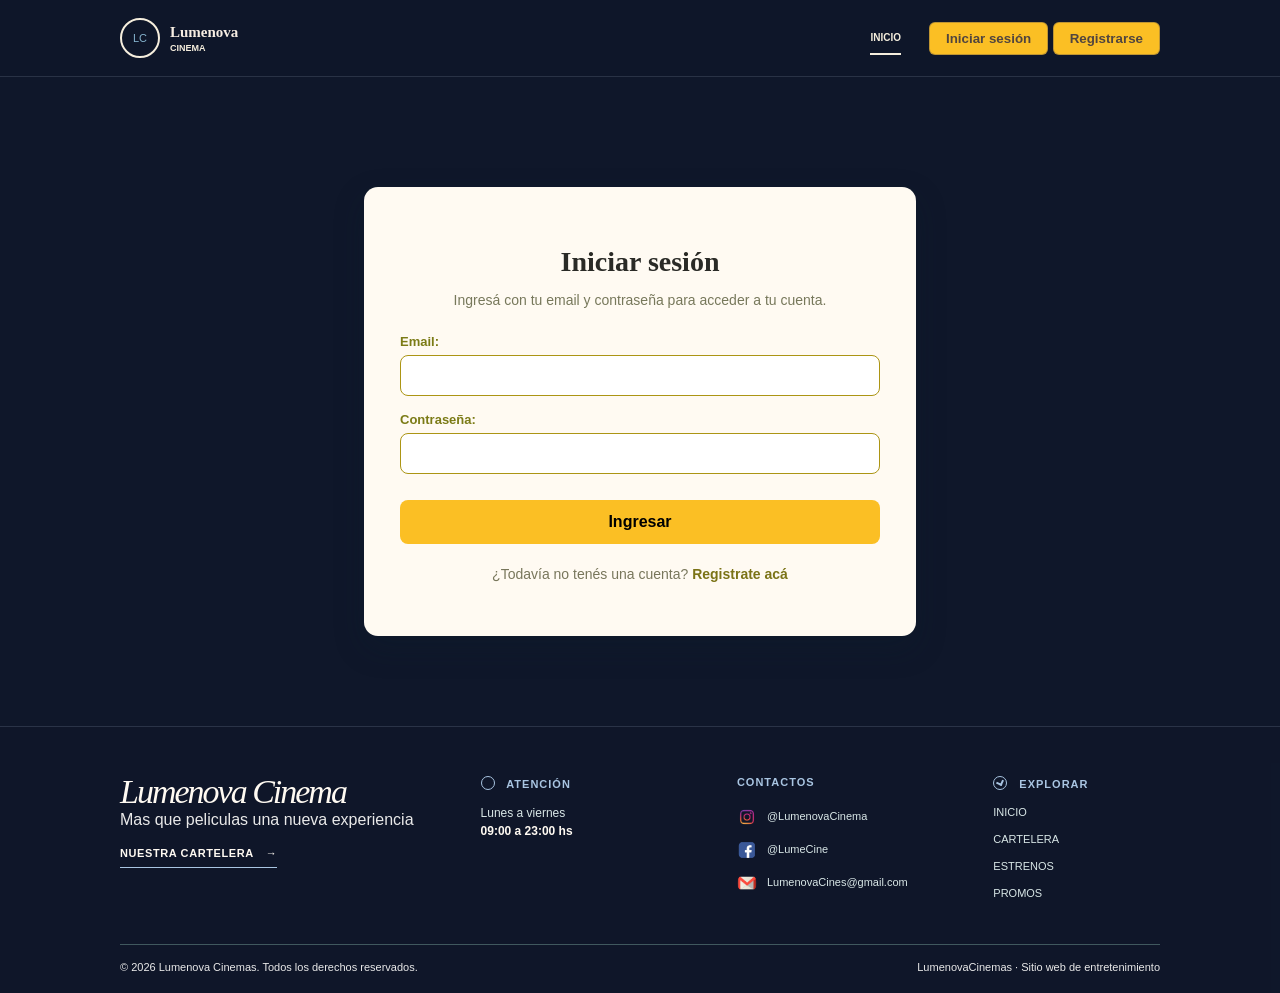
<file: frontend/html/login.html>
<!DOCTYPE html>
<html lang="es">
<head>
    <meta charset="UTF-8">
    <meta name="viewport" content="width=device-width, initial-scale=1.0">
    <link rel="stylesheet" href="../css/style.css?v=202610091810">
    <link rel="stylesheet" href="../css/sesion.css?v=202610061625">
    <link rel="stylesheet" href="../css/perfil.css?v=202610061625">
    <title>Lumenova Cinema</title>
    <link rel="icon" type="image/png" href="../img/logo/lumenova.png">
</head>
<body>
    <header>
        <div class="site-header">
            <a class="brand" href="../../backend/index.php" aria-label="Lumenova Cinema, inicio">
                <span class="brand-mark" aria-hidden="true">LC</span>
                <span class="brand-text">Lumenova<small>CINEMA</small></span>
            </a>
            <button class="nav-toggle" type="button" aria-label="Abrir menú" aria-expanded="false" aria-controls="main-nav">
                <span></span>
                <span></span>
                <span></span>
            </button>
            <nav class="main-nav" id="main-nav" aria-label="Navegacion principal">
                <a class="current" href="../../backend/index.php">Inicio</a>
            <div class="botones-cuenta">
                <button type="button" onclick="location.href='login.html'">Iniciar sesión</button>
                <button type="button" onclick="location.href='registro.html'">Registrarse</button>
            </div>
        </nav>
    </header>

    <main class="sesion-main">
        <div class="sesion-card">
            <h1>Iniciar sesión</h1>
            <p class="sesion-subtitulo">Ingresá con tu email y contraseña para acceder a tu cuenta.</p>

            <div id="sesion-error" class="sesion-error"></div>

            <form class="sesion-form" action="../../backend/login.php" method="POST">
                <label for="email">Email:</label>
                <input type="email" id="email" name="email" required autocomplete="email">

                <label for="password">Contraseña:</label>
                <input type="password" id="password" name="password" required autocomplete="current-password">

                <button type="submit" class="sesion-enviar">Ingresar</button>
            </form>

            <p class="sesion-cambio">¿Todavía no tenés una cuenta? <a href="registro.html">Registrate acá</a></p>
        </div>
    </main>

        <hr>
    <footer class="site-footer">
        <div class="footer-content">
            <div class="footer-brand">
                <a class="footer-logo" href="../../backend/index.php">Lumenova Cinema</a>
                <span>Mas que peliculas una nueva experiencia</span>
                <a class="footer-action" href="../../backend/index.php#cartelera">Nuestra Cartelera<span aria-hidden="true">→</span></a>
                
            </div>
            <div class="footer-column">
                <h2><span class="footer-heading-icon icon-clock" aria-hidden="true"></span> Atención</h2>
                <p>Lunes a viernes<br><strong>09:00 a 23:00 hs</strong></p>
            </div>
            <div class="footer-column">
                <h2><span class="fa fa-user-circle-o" aria-hidden="true"></span> Contactos</h2>
                <div class="footer-socials">
                    <a href="" target="_blank" rel="noopener noreferrer" aria-label="Instagram"><img src="../img/logos/Instagram.png" alt=""><span>@LumenovaCinema</span></a>
                    <a href="" target="_blank" rel="noopener noreferrer" aria-label="Facebook"><img src="../img/logos/facebook.png" alt=""><span>@LumeCine</span></a>
                    <a href="" target="_blank" rel="noopener noreferrer" aria-label="Mail"><img src="../img/logos/Gmail.png" alt=""><span>LumenovaCines@gmail.com</span></a>

                </div>
            </div>
            <div class="footer-column footer-links">
                <h2><span class="footer-heading-icon icon-explore" aria-hidden="true"></span> Explorar</h2>
                <a href="../../backend/index.php">Inicio</a>
                <a href="../../backend/index.php#cartelera">Cartelera</a>
                <a href="../../backend/index.php#estrenos">Estrenos</a>
                <a href="promociones.html">Promos</a>
            </div>
        </div>
        <div class="footer-bottom">
            <span>© 2026 Lumenova Cinemas. Todos los derechos reservados.</span>
            <span>LumenovaCinemas · Sitio web de entretenimiento</span>
        </div>
    </footer>

        <script>
        // Si el backend redirige con un mensaje de error, lo mostramos acá.
        const params = new URLSearchParams(window.location.search);
        const error = params.get('error');
        if (error) {
            const box = document.getElementById('sesion-error');
            box.textContent = error;
            box.classList.add('visible');
        }

        const peliculaRegreso = params.get('pelicula');
        if (peliculaRegreso && /^[a-z0-9-]+$/.test(peliculaRegreso)) {
            const campoPelicula = document.createElement('input');
            campoPelicula.type = 'hidden';
            campoPelicula.name = 'volver_a_pelicula';
            campoPelicula.value = peliculaRegreso;
            document.querySelector('.sesion-form').append(campoPelicula);

            const funcionRegreso = params.get('funcion');
            if (funcionRegreso && /^[1-9][0-9]*$/.test(funcionRegreso)) {
                const campoFuncion = document.createElement('input');
                campoFuncion.type = 'hidden';
                campoFuncion.name = 'volver_a_funcion';
                campoFuncion.value = funcionRegreso;
                document.querySelector('.sesion-form').append(campoFuncion);
            }
        }
    </script>
    <script src="../js/script.js?v=202610061625"></script>
</body>
</html>
</file>
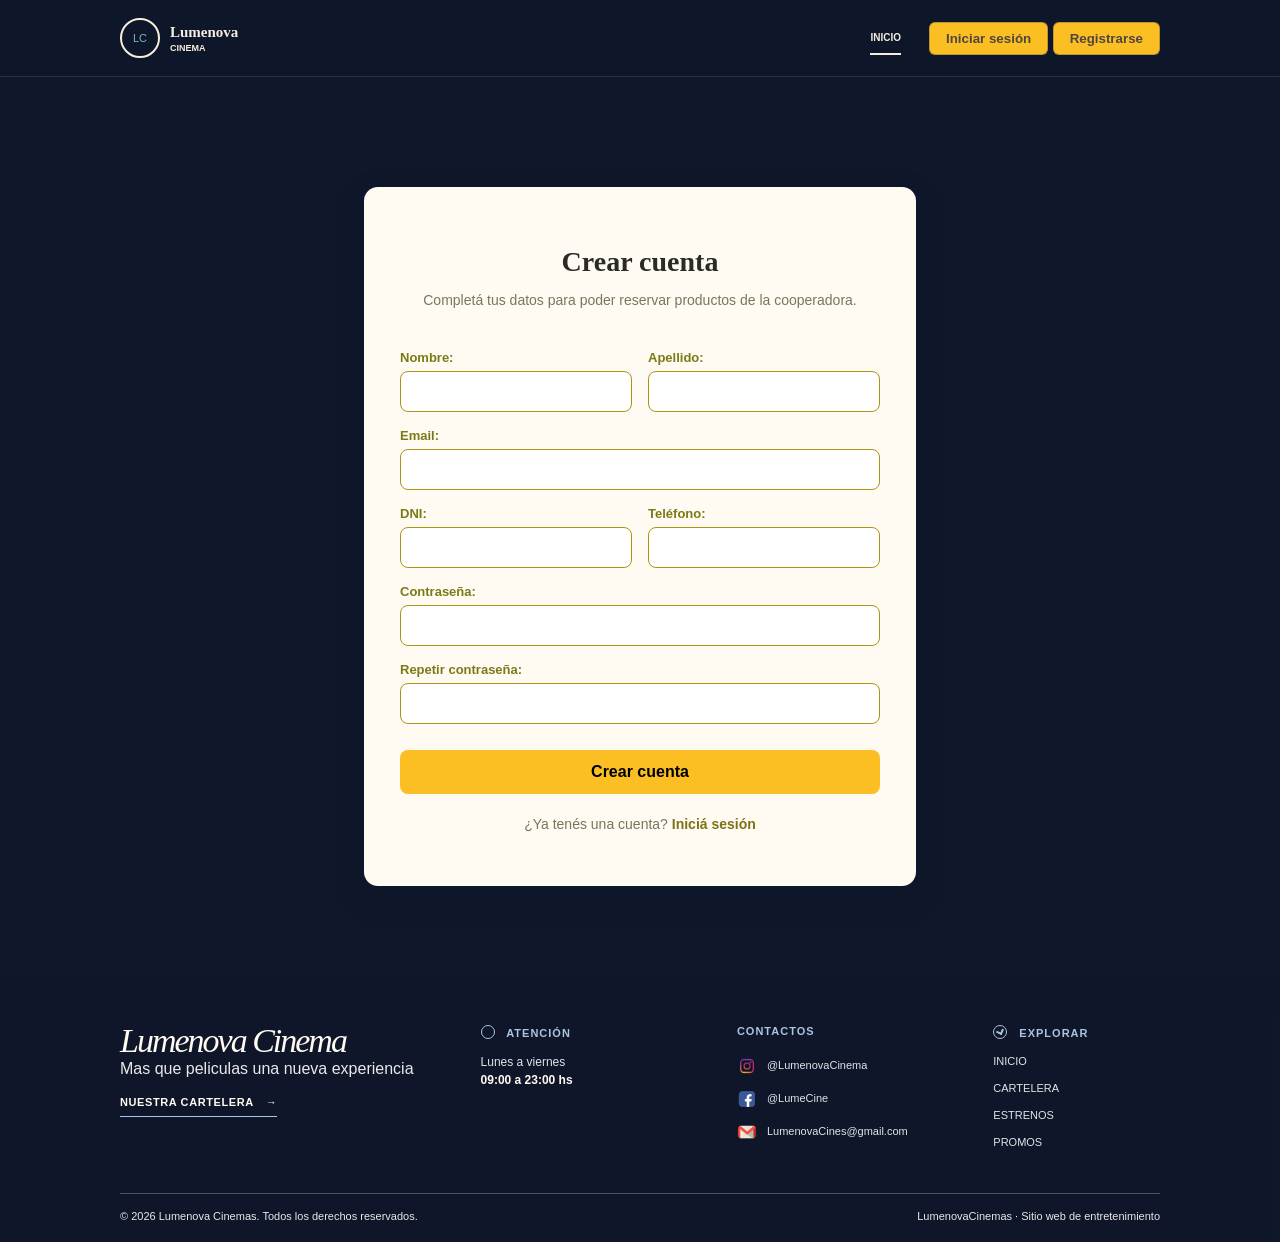
<file: frontend/html/registro.html>
<!DOCTYPE html>
<html lang="es">
<head>
    <meta charset="UTF-8">
    <meta name="viewport" content="width=device-width, initial-scale=1.0">
    <link rel="stylesheet" href="../css/style.css?v=202610091810">
    <link rel="stylesheet" href="../css/sesion.css?v=202610061625">
    <link rel="stylesheet" href="../css/perfil.css?v=202610061625">
    <title>Lumenova Cinema</title>
    <link rel="icon" type="image/png" href="../img/logo/lumenova.png">
</head>
<body>
    <header>
        <div class="site-header">
            <a class="brand" href="../../backend/index.php" aria-label="Lumenova Cinema, inicio">
                <span class="brand-mark" aria-hidden="true">LC</span>
                <span class="brand-text">Lumenova<small>CINEMA</small></span>
            </a>
            <button class="nav-toggle" type="button" aria-label="Abrir menú" aria-expanded="false" aria-controls="main-nav">
                <span></span>
                <span></span>
                <span></span>
            </button>
            <nav class="main-nav" id="main-nav" aria-label="Navegacion principal">
                <a class="current" href="../../backend/index.php">Inicio</a>
            <div class="botones-cuenta">
                <button type="button" onclick="location.href='login.html'">Iniciar sesión</button>
                <button type="button" onclick="location.href='registro.html'">Registrarse</button>
            </div>
        </nav>
    </header>

    <main class="sesion-main">
        <div class="sesion-card">
            <h1>Crear cuenta</h1>
            <p class="sesion-subtitulo">Completá tus datos para poder reservar productos de la cooperadora.</p>

            <div id="sesion-error" class="sesion-error"></div>

            <form class="sesion-form" action="../../backend/procesar.php" method="POST">
                <div class="sesion-fila">
                    <div>
                        <label for="nombre">Nombre:</label>
                        <input type="text" id="nombre" name="nombre" required autocomplete="given-name">
                    </div>
                    <div>
                        <label for="apellido">Apellido:</label>
                        <input type="text" id="apellido" name="apellido" required autocomplete="family-name">
                    </div>
                </div>

                <label for="email">Email:</label>
                <input type="email" id="email" name="email" required autocomplete="email">

                <div class="sesion-fila">
                    <div>
                        <label for="dni">DNI:</label>
                        <input type="text" id="dni" name="dni" required autocomplete="off" inputmode="numeric">
                    </div>
                    <div>
                        <label for="telefono">Teléfono:</label>
                        <input type="tel" id="telefono" name="telefono" required autocomplete="tel">
                    </div>
                </div>

                <label for="password">Contraseña:</label>
                <input type="password" id="password" name="password" required minlength="6" autocomplete="new-password">

                <label for="password2">Repetir contraseña:</label>
                <input type="password" id="password2" name="password2" required minlength="6" autocomplete="new-password">

                <button type="submit" class="sesion-enviar">Crear cuenta</button>
            </form>

            <p class="sesion-cambio">¿Ya tenés una cuenta? <a href="login.html">Iniciá sesión</a></p>
        </div>
    </main>

    <footer class="site-footer">
        <div class="footer-content">
            <div class="footer-brand">
                <a class="footer-logo" href="../../backend/index.php">Lumenova Cinema</a>
                <span>Mas que peliculas una nueva experiencia</span>
                <a class="footer-action" href="../../backend/index.php#cartelera">Nuestra Cartelera<span aria-hidden="true">→</span></a>
                
            </div>
            <div class="footer-column">
                <h2><span class="footer-heading-icon icon-clock" aria-hidden="true"></span> Atención</h2>
                <p>Lunes a viernes<br><strong>09:00 a 23:00 hs</strong></p>
            </div>
            <div class="footer-column">
                <h2><span class="fa fa-user-circle-o" aria-hidden="true"></span> Contactos</h2>
                <div class="footer-socials">
                    <a href="" target="_blank" rel="noopener noreferrer" aria-label="Instagram"><img src="../img/logos/Instagram.png" alt=""><span>@LumenovaCinema</span></a>
                    <a href="" target="_blank" rel="noopener noreferrer" aria-label="Facebook"><img src="../img/logos/facebook.png" alt=""><span>@LumeCine</span></a>
                    <a href="" target="_blank" rel="noopener noreferrer" aria-label="Mail"><img src="../img/logos/Gmail.png" alt=""><span>LumenovaCines@gmail.com</span></a>

                </div>
            </div>
            <div class="footer-column footer-links">
                <h2><span class="footer-heading-icon icon-explore" aria-hidden="true"></span> Explorar</h2>
                <a href="../../backend/index.php">Inicio</a>
                <a href="../../backend/index.php#cartelera">Cartelera</a>
                <a href="../../backend/index.php#estrenos">Estrenos</a>
                <a href="promociones.html">Promos</a>
            </div>
        </div>
        <div class="footer-bottom">
            <span>© 2026 Lumenova Cinemas. Todos los derechos reservados.</span>
            <span>LumenovaCinemas · Sitio web de entretenimiento</span>
        </div>
    </footer>
    <script>
        const params = new URLSearchParams(window.location.search);
        const error = params.get('error');
        const errorBox = document.getElementById('sesion-error');

        if (error) {
            errorBox.textContent = error;
            errorBox.classList.add('visible');
        }

        const password = document.getElementById('password');
        const password2 = document.getElementById('password2');
        const passwordMismatch = 'Las contraseñas no coinciden.';

        function validatePasswords() {
            password2.setCustomValidity(
                password2.value && password.value !== password2.value
                    ? passwordMismatch
                    : ''
            );
        }

        password.addEventListener('input', validatePasswords);
        password2.addEventListener('input', validatePasswords);
        password2.addEventListener('invalid', () => {
            if (password2.validity.customError) {
                errorBox.textContent = passwordMismatch;
                errorBox.classList.add('visible');
            }
        });
        password2.addEventListener('input', () => {
            if (password2.validity.valid && errorBox.textContent === passwordMismatch) {
                errorBox.textContent = '';
                errorBox.classList.remove('visible');
            }
        });
    </script>
    <script src="../js/script.js?v=202610061625"></script>
</body>
</html>
</file>
<file: frontend/css/style.css>
html {
    scroll-behavior: smooth;
}

body {
    margin: 0;
    font-family: Arial, sans-serif;
    background: #0f172a;
    color: #f8fafc;
}

header {
    position: sticky;
    top: 0;
    z-index: 50;
    background: rgba(15, 23, 42, 0.95);
    backdrop-filter: blur(6px);
    border-bottom: 1px solid rgba(148, 163, 184, 0.2);
}

#nav a:hover {
    color: #fbbf24;
}

button{
    background-color: #fbbf24;
    color: #1f2147c6;
    border: none;
    padding: 0.5rem 1rem;
    border-radius: 6px;
    cursor: pointer;
    font-weight: 600;
    transition: background-color 0.2s ease, transform 0.2s ease;
    border: 1px solid rgba(97, 83, 74, 0.39);
}

button:hover {
    background-color: #f59e0b;
    transform: scale(1.05);
}


.site-header {
    align-items: center;
    display: flex;
    justify-content: space-between;
    margin: 0 auto;
    max-width: 1040px;
    padding: 18px 28px;
}

.nav-toggle {
    align-items: center;
    color: #172033;
    display: none;
    flex: 0 0 44px;
    flex-direction: column;
    gap: 5px;
    height: 40px;
    justify-content: center;
    padding: 8px;
    width: 44px;
    z-index: 61;
}

.nav-toggle:focus-visible {
    outline: 2px solid #f5eedd;
    outline-offset: 3px;
}

.nav-toggle span {
    background: currentColor;
    border-radius: 2px;
    display: block;
    height: 2px;
    transition: transform 0.2s ease, opacity 0.2s ease;
    width: 22px;
}

.brand {
    align-items: center;
    color: #f7eee3;
    display: flex;
    gap: 10px;
    text-decoration: none;
}

.brand-mark {
    align-items: center;
    border: 2px solid #f5eedd;
    border-radius: 50%;
    color: #84b3ce;
    display: flex;
    font-size: 11px;
    height: 36px;
    justify-content: center;
    width: 36px;
}

.brand-text {
    font-family: Georgia, serif;
    font-size: 15px;
    font-weight: bold;
}

.brand-text small {
    color: #f5eedd;
    display: block;
    font-family: Arial, sans-serif;
    font-size: 9px;
    margin-top: 2px;
}

.main-nav {
    display: flex;
    gap: 28px;
}

.main-nav a {
    color: #c8d9e6;
    font-size: 10px;
    font-weight: bold;
    text-decoration: none;
    text-transform: uppercase;
    align-items: center;
    display: flex;
}

.main-nav a:hover,.main-nav a.current {
    border-bottom: 2px solid #f5eedd;
    color: #f5eedd;
}

@media (min-width: 901px) {
    .site-header > .main-nav {
        margin-left: auto;
    }

    .site-header > .profile-menu {
        margin-left: 28px;
    }
}


main {
    width: min(1100px, calc(100% - 2rem));
    margin: 0 auto;
    padding-bottom: 3rem;
}



.seccion-cartelera {
    padding-top: 1rem;
}

.carrusel-contenedor {
    position: relative;
    max-width: 900px;
    margin: 0 auto;
    border-radius: 18px;
    overflow: hidden;
    box-shadow: 0 20px 35px rgba(15, 23, 42, 0.45);
    background: #111827;
}

.carrusel-imagenes {
    position: relative;
    width: 100%;
    height: 420px;
}

.carrusel-slide {
    position: absolute;
    inset: 0;
    width: 100%;
    height: 100%;
    object-fit: cover;
    opacity: 0;
    visibility: hidden;
    transition: opacity 0.5s ease, visibility 0.5s ease;
}

.carrusel-slide.activa {
    opacity: 1;
    visibility: visible;
}

.carrusel-btn {
    position: absolute;
    top: 50%;
    transform: translateY(-50%);
    border: none;
    border-radius: 50%;
    min-width: 44px;
    min-height: 44px;
    padding: 0;
    display: flex;
    align-items: center;
    justify-content: center;
    background-color: rgba(15, 23, 42, 0.6);
    color: white;
    font-size: 1.3rem;
    line-height: 1;
    cursor: pointer;
    z-index: 10;
    transition: background-color 0.2s ease, transform 0.2s ease;
    box-shadow: 0 4px 10px rgba(15, 23, 42, 0.35);
}

.carrusel-btn:hover {
    background-color: rgba(15, 23, 42, 0.85);
    transform: translateY(-50%) scale(1.05);
}

.anterior {
    left: 16px;
}

.siguiente {
    right: 16px;
}

.carrusel-puntos {
    position: absolute;
    left: 50%;
    bottom: 15px;
    display: flex;
    gap: 0.5rem;
    transform: translateX(-50%);
    z-index: 15;
}

.carrusel-punto {
    min-width: 12px;
    min-height: 12px;
    border: none;
    border-radius: 50%;
    padding: 0;
    background: rgba(255, 255, 255, 0.65);
    cursor: pointer;
    transition: background 0.2s ease, transform 0.2s ease;
}

.carrusel-punto.activo {
    background: #fbbf24;
    transform: scale(1.15);
}

.peliculas-container {
    max-width: 1100px;
    margin: 2.5rem auto 0;
    padding: 0 0.5rem;
}

.peliculas-container h2 {
    margin: 0 0 1.25rem;
    text-align: center;
    font-size: clamp(1.8rem, 3vw, 2.5rem);
}

.peliculas-grid {
    display: grid;
    grid-auto-rows: 1fr;
    grid-template-columns: repeat(4, minmax(0, 1fr));
    gap: 1.25rem;
}

.peliculas-extra {
    display: none;
    margin-top: 1.25rem;
}

.peliculas-extra.visible {
    display: grid;
}

.pelicula-card {
    background: #172b43;
    border: 1px solid rgba(96, 165, 250, 0.24);
    border-radius: 15px;
    color: inherit;
    display: flex;
    flex-direction: column;
    overflow: hidden;
    text-decoration: none;
    transition: transform 0.2s ease, box-shadow 0.2s ease, border-color 0.2s ease;
}

.pelicula-card:hover,
.pelicula-card:focus-visible {
    border-color: #60a5fa;
    transform: translateY(-4px);
    box-shadow: 0 14px 24px rgba(15, 23, 42, 0.35);
}

.pelicula-card:focus-visible {
    outline: 2px solid #60a5fa;
    outline-offset: 3px;
}

.pelicula-card img {
    display: block;
    width: 100%;
    aspect-ratio: 2 / 3;
    object-fit: cover;
    background: #0b2944;
}

.pelicula-info {
    box-sizing: border-box;
    flex: 1;
    min-height: 130px;
    padding: 1rem 1.1rem 1.15rem;
}

.pelicula-info h3 {
    margin: 0 0 0.85rem;
    color: #f8fafc;
    font-size: clamp(1rem, 1.3vw, 1.2rem);
    font-stretch: condensed;
    font-weight: 800;
    line-height: 1.15;
    min-height: 2.3em;
    overflow: hidden;
    text-transform: uppercase;
    display: -webkit-box;
    -webkit-box-orient: vertical;
    -webkit-line-clamp: 2;
}

.pelicula-info p {
    margin: 0;
    color: #cbd5e1;
    font-size: 0.85rem;
    letter-spacing: 0.03em;
    line-height: 1.4;
    min-height: 2.8em;
}

.btn {
    background-color: #755f06;
    color: white;
    border: none;
    padding: 10px 20px;
    cursor: pointer;
    border-radius: 5px;
    font-size: 16px;
}

.btn:hover {
    background-color: #1f65af;
    transform: translateY(-1px);
}
.content {
    max-height: 2000px;
    overflow: hidden;
    transition: max-height 0.3s ease-out, opacity 0.3s ease-out;
    opacity: 1;
    margin-top: 10px;
}

.content.oculto {
    max-height: 0;
    opacity: 0;
}

.expand-container {
    margin: 1.5rem auto 0;
    display: grid;
    place-items: center;
}

.btn-toggle {
    background-color: #fbbf24;
    color: #1f2147c6;
    border: 1px solid rgba(97, 83, 74, 0.39);
    border-radius: 6px;
    cursor: pointer;
    font-weight: 600;
    padding: 0.6rem 1.2rem;
    transition: background-color 0.2s ease, transform 0.2s ease;
}

.btn-toggle:hover {
    background-color: #f59e0b;
    transform: scale(1.02);
}


/*SECCION FOOTER*/
.site-footer {
    background: rgba(15, 23, 42, 0.95);
    color: #e9e9e9;
    margin-left: calc(50% - 50vw);
    padding: 46px 24px 18px;
    width: 100vw;
    box-sizing: border-box;
}

.footer-content {
	display: grid;
	gap: clamp(22px, 4vw, 48px);
	grid-template-columns: 1.5fr 1fr 1fr .8fr;
	margin: 0 auto;
	max-width: 1040px;
	padding-bottom: 42px;
	width: min(1040px, calc(100% - 32px));
}

.footer-logo {
	color: #fffaf2;
	display: block;
	font-family: Georgia, serif;
	font-size: clamp(26px, 3vw, 34px);
	font-style: italic;
	letter-spacing: -2px;
	text-decoration: none;
}

.footer-action {
	border-bottom: 1px solid #a9c5e2;
	color: #fffaf2;
	display: inline-flex;
	font-size: 11px;
	font-weight: bold;
	gap: 12px;
	letter-spacing: .6px;
	margin-top: 18px;
	padding-bottom: 8px;
	text-decoration: none;
	text-transform: uppercase;
}


.footer-column h2 {
	background: none;
	color: #a9c5e2;
	font-family: Arial, sans-serif;
	font-size: 11px;
	font-weight: bold;
	letter-spacing: 1px;
	margin: 3px 0 14px;
	padding: 0;
	text-align: left;
	text-transform: uppercase;
}

.footer-heading-icon {
	color: #a9c5e2;
	display: inline-block;
	height: 12px;
	margin-right: 8px;
	position: relative;
	vertical-align: -2px;
	width: 12px;
}

.icon-clock {
	border: 1.5px solid #a9c5e2;
	border-radius: 50%;
}

.icon-clock::before, .icon-clock::after {
	background: #a9c5e2;
	height: 1px;
	left: 5px;
	position: absolute;
	top: 5px;
	transform-origin: left center;
	width: 4px;
}

.icon-clock::after {
	transform: rotate(275deg);
	width: 3px;
}

.icon-contact {
	border: 1.5px solid #a9c5e2;
	border-radius: 1px;
}

.icon-contact::before {
	background: #a9c5e2;
	border-radius: 50%;
	height: 3px;
	left: 2px;
	position: absolute;
	top: 2px;
	width: 3px;
}

.icon-contact::after {
	background: #a9c5e2;
	height: 1px;
	left: 6px;
	position: absolute;
	top: 3px;
	width: 4px;
}

.icon-explore {
	border: 1.5px solid #a9c5e2;
	border-radius: 50%;
}

.icon-explore::before {
	border-bottom: 2px solid #a9c5e2;
	border-right: 2px solid #a9c5e2;
	content: "";
	height: 4px;
	left: 3px;
	position: absolute;
	top: 2px;
	transform: rotate(25deg);
	width: 4px;
}

.footer-column p, .footer-column a {
	color: #d9e7e7;
	display: block;
	font-size: 12px;
	line-height: 1.55;
	margin-bottom: 16px;
	text-decoration: none;
}

.footer-column p:last-child, .footer-column a:last-child {
	margin-bottom: 0;
}

.footer-column a:hover, .footer-links a:hover {
	color: #a9e2ce;
}

.footer-column strong {
	color: #fffaf2;
}

.footer-links a {
	font-size: 11px;
	margin-bottom: 10px;
	text-transform: uppercase;
}

.footer-socials {
	display: flex;
	align-items: flex-start;
	flex-direction: column;
	gap: 7px;
	margin-top: 16px;
}

.footer-socials a {
	align-items: center;
	background: transparent;
	border: 0;
	border-radius: 4px;
	display: flex;
	gap: 10px;
	height: auto;
	justify-content: flex-start;
	margin: 0;
	padding: 3px 6px 3px 0;
	transition: background .2s ease, color .2s ease, transform .2s ease;
	width: auto;
}

.footer-socials a:hover, .footer-socials a:focus-visible {
	color: #fffaf2;
	transform: translateY(-3px);
}

.footer-socials img {
	border-radius: 50%;
	height: 20px;
	object-fit: cover;
	width: 20px;
}

.footer-socials span {
	color: #d9e7e7;
	font-size: 11px;
	line-height: 1;
}

.footer-bottom {
	align-items: center;
	border-top: 1px solid rgba(169, 226, 206, .32);
	display: flex;
	font-size: 11px;
	gap: 20px;
	justify-content: space-between;
	line-height: 1.5;
	margin: 0 auto;
	max-width: 1040px;
	padding-top: 14px;
	width: min(1040px, calc(100% - 32px));
}

.footer-bottom span {
	display: block;
}

.footer-copyright {
	color: #e9f3f1;
}

.footer-credit {
	color: #a9e2ce;
	letter-spacing: .3px;
	text-align: right;
}

.footer-credit b {
	color: #f5eedd;
	font-weight: normal;
	margin: 0 6px;
}

hr {
    border: none;
    border-top: 1px solid rgba(148, 163, 184, 0.2);
    margin: 0;
    width: 100vw;
    margin-left: calc(50% - 50vw);
}

@media (max-width: 900px) {
    .peliculas-grid {
        grid-template-columns: repeat(2, minmax(0, 1fr));
    }

    .site-header {
        flex-wrap: wrap;
        position: relative;
    }

    .site-header > .main-nav {
        order: 1;
    }

    .site-header > .profile-menu {
        margin-left: 10px;
        order: 3;
        width: auto;
    }

    .nav-toggle {
        display: flex;
        margin-left: auto;
        order: 2;
    }

    .nav-toggle[aria-expanded="true"] span:first-child {
        transform: translateY(7px) rotate(45deg);
    }

    .nav-toggle[aria-expanded="true"] span:nth-child(2) {
        opacity: 0;
    }

    .nav-toggle[aria-expanded="true"] span:last-child {
        transform: translateY(-7px) rotate(-45deg);
    }

    .main-nav {
        background: #0f172a;
        border: 1px solid rgba(148, 163, 184, 0.2);
        border-radius: 0 0 12px 12px;
        box-sizing: border-box;
        box-shadow: 0 16px 24px rgba(15, 23, 42, 0.35);
        display: none;
        flex-direction: column;
        gap: 0;
        left: 28px;
        padding: 8px 18px 16px;
        position: absolute;
        right: 28px;
        top: 100%;
        z-index: 60;
    }

    .main-nav.is-open {
        display: flex;
    }

    .main-nav > a {
        align-self: stretch;
        border-bottom: 1px solid rgba(148, 163, 184, 0.16);
        min-height: 46px;
        padding: 0 4px;
    }

    .main-nav > a:hover,
    .main-nav > a.current {
        border-bottom: 1px solid rgba(148, 163, 184, 0.16);
        color: #f5eedd;
    }

    .main-nav .botones-cuenta {
        display: flex;
        flex-direction: column;
        gap: 0;
        padding-top: 0;
    }

    .main-nav .botones-cuenta button {
        background: transparent;
        border: 0;
        border-bottom: 1px solid rgba(148, 163, 184, 0.16);
        border-radius: 0;
        color: #c8d9e6;
        flex: 0 0 46px;
        font-size: 10px;
        padding: 0 4px;
        text-align: left;
        text-transform: uppercase;
        transition: color 0.2s ease;
        width: 100%;
    }

    .main-nav .botones-cuenta button:hover,
    .main-nav .botones-cuenta button:focus-visible {
        background: transparent;
        color: #f5eedd;
        transform: none;
    }

    .footer-content {
        grid-template-columns: repeat(2, minmax(0, 1fr));
        width: 100%;
    }

    .footer-column {
        min-width: 0;
    }

    .footer-socials a {
        max-width: 100%;
        min-width: 0;
    }

    .footer-socials span {
        overflow-wrap: anywhere;
    }

    .site-footer {
        margin-left: 0;
        width: 100%;
    }

    hr {
        margin-left: 0;
        width: 100%;
    }
}

@media (max-width: 560px) {
    .peliculas-grid {
        grid-template-columns: minmax(0, 1fr);
    }

    .site-header {
        padding: 14px 18px;
    }

    .main-nav {
        left: 18px;
        right: 18px;
    }

    .footer-content {
        grid-template-columns: minmax(0, 1fr);
    }

    .footer-bottom {
        align-items: flex-start;
        flex-direction: column;
        gap: 8px;
    }
}
</file>
<file: frontend/css/sesion.css>
/* Estilos para las páginas de Iniciar sesión y Registrarse */

.sesion-main {
	display: flex;
	justify-content: center;
	margin-top: 38px;
	padding: 72px 20px 90px;
}

.sesion-card {
	background: #fffaf2;
	border-radius: 14px;
	box-shadow: 0 12px 30px rgba(10, 30, 45, .25);
	max-width: 480px;
	padding: 40px 36px;
	width: 100%;
}

.sesion-card h1 {
	color: #2a2a26;
	font-family: Georgia, serif;
	font-size: 28px;
	margin-bottom: 8px;
	text-align: center;
}

.sesion-subtitulo {
	color: #77785b;
	font-family: Arial, sans-serif;
	font-size: 14px;
	margin-bottom: 26px;
	text-align: center;
}

.sesion-error {
	background: #fdecea;
	border: 1px solid #f3b7b0;
	border-radius: 8px;
	color: #a1332a;
	display: none;
	font-family: Arial, sans-serif;
	font-size: 14px;
	margin-bottom: 20px;
	padding: 12px 16px;
}

.sesion-error.visible {
	display: block;
}

.sesion-form label {
	color: #7b7b16;
	display: block;
	font-family: Arial, sans-serif;
	font-size: 13px;
	font-weight: bold;
	margin-top: 16px;
}

.sesion-form input {
	border: 1px solid #ac9514;
	border-radius: 8px;
	box-sizing: border-box;
	font-family: Arial, sans-serif;
	font-size: 15px;
	margin-top: 6px;
	padding: 11px 12px;
	width: 100%;
}

.sesion-form input:focus {
	border-color: #7b7316;
	outline: none;
}

.sesion-fila {
	display: flex;
	gap: 16px;
}

.sesion-fila > div {
	flex: 1;
}

.sesion-enviar {
	background: #fbbf24;
	border: none;
	border-radius: 8px;
	color: #000000;
	cursor: pointer;
	font-family: Arial, sans-serif;
	font-size: 16px;
	font-weight: bold;
	margin-top: 26px;
	padding: 13px;
	transition: background .2s ease;
	width: 100%;
}

.sesion-enviar:hover {
	background:  #d7a320;
}

.sesion-cambio {
	color: #78765b;
	font-family: Arial, sans-serif;
	font-size: 14px;
	margin-top: 22px;
	text-align: center;
}

.sesion-cambio a {
	color: #7b7316;
	font-weight: bold;
	text-decoration: none;
}

.sesion-cambio a:hover {
	text-decoration: underline;
}
</file>
<file: frontend/css/perfil.css>
/* Estilos del botón de perfil y su menú. */
.profile-menu {
	margin-left: auto;
	position: relative;
}

/* El botón muestra las iniciales como avatar hasta que exista una foto guardada. */
.profile-button {
	align-items: center;
	background: transparent;
	border: 1px solid #73c4ee;
	border-radius: 999px;
	color: #ffffff;
	cursor: pointer;
	display: flex;
	gap: 9px;
	padding: 5px 12px 5px 6px;
}

.profile-avatar {
	align-items: center;
	background: #65bced;
	border-radius: 50%;
	display: flex;
	font-size: 11px;
	font-weight: 700;
	height: 30px;
	justify-content: center;
	width: 30px;
}

.profile-name {
	font-size: 11px;
	font-weight: 700;
	max-width: 120px;
	overflow: hidden;
	text-overflow: ellipsis;
	text-transform: uppercase;
	white-space: nowrap;
}

/* El panel queda alineado con el avatar y contiene las acciones de la cuenta. */
.profile-panel {
	background: #fffaf2;
	border: 1px solid rgba(7, 54, 94, .18);
	border-radius: 10px;
	box-shadow: 0 12px 24px rgba(10, 30, 45, .24);
	min-width: 175px;
	padding: 7px;
	position: absolute;
	right: 0;
	top: calc(100% + 10px);
	z-index: 80;
}

.profile-option {
	background: transparent;
	border: 0;
	border-radius: 6px;
	color: #16587b;
	cursor: pointer;
	display: block;
	font-size: 12px;
	padding: 10px;
	text-align: left;
	width: 100%;
}

.profile-option:hover, .profile-option:focus-visible {
	background: #e8f3f7;
}

.profile-logout {
	color: #a1332a;
}

@media (max-width: 900px) {
	.profile-menu {
		margin-left: 10px;
		width: auto;
	}

	.profile-button {
		height: 42px;
		justify-content: center;
		padding: 5px;
		width: 42px;
	}

	.profile-name {
		display: none;
	}
}

@media (max-width: 720px) {
	.profile-button {
		justify-content: center;
	}

	.profile-panel {
		position: absolute;
		right: 0;
		top: calc(100% + 8px);
	}
}
</file>
